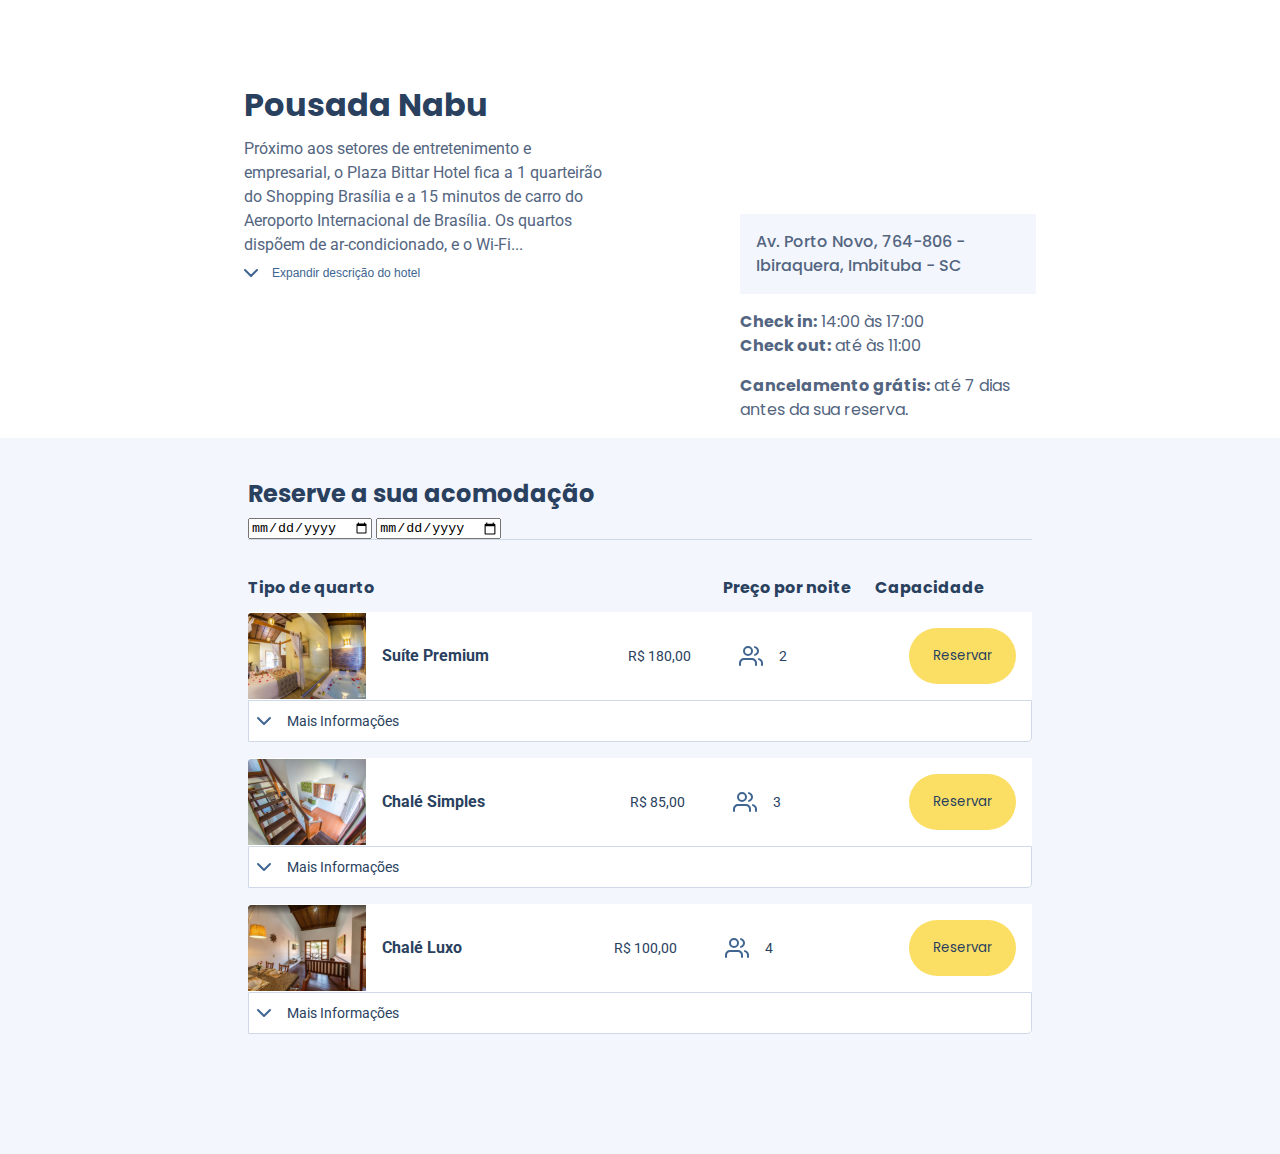
<file: index.html>
<!DOCTYPE html>
<html lang="pt-br">

<head>
    <meta charset="UTF-8">
    <meta http-equiv="X-UA-Compatible" content="IE=edge">
    <meta name="viewport" content="width=device-width, initial-scale=1.0">
    <link rel="stylesheet" href="css/reset.css">
    <link rel="stylesheet" href="css/estilo.css">
    <link rel="stylesheet" href="css/cards.css">
    <title>Pousada</title>
</head>

<body>
    <header class="pousada-container container">
        <section>
            <h1 class="pousada-titulo">Pousada Nabu</h1>
            <p class="pousada-texto">Próximo aos setores de entretenimento e empresarial, o Plaza Bittar Hotel fica
                a 1 quarteirão do Shopping
                Brasília e a 15 minutos de carro do Aeroporto Internacional de Brasília. Os quartos dispõem de
                ar-condicionado, e o Wi-Fi...</p>
            <div class="pousada-expandir">
                <img class="pousada-expandir_seta" src="imagens/Vector.svg" alt="#">
                <button class="pousada-botao_expandir" onclick="expandirDescricao()">Expandir descrição do
                    hotel</button>
            </div>
            <div class="comodidade-conteiner">
                <h2 class="comodidade-titulo">Comodidades do hotel</h2>
                <div class="comodidade">
                    <div class="comodidades-lista">
                        <img class="comodidade-img" src="imagens/wifi.svg" alt="#">
                        <p class="pousada-texto">Wi-Fi gratuíto</p>
                    </div>
                    <div class="comodidades-lista">
                        <img class="comodidade-img" src="imagens/coffee.svg" alt="#">
                        <p class="pousada-texto">Restaurante</p>
                    </div>
                    <div class="comodidades-lista">
                        <img class="comodidade-img" src="imagens/relogio.svg" alt="#">
                        <p class="pousada-texto">Recepção 24h</p>
                    </div>
                    <div class="comodidades-lista">
                        <img class="comodidade-img" src="imagens/toalha.svg" alt="#">
                        <p class="pousada-texto">Toalha de banho</p>
                    </div>
                    <div class="comodidades-lista">
                        <img class="comodidade-img" src="imagens/agua.svg" alt="#">
                        <p class="pousada-texto">Piscina</p>
                    </div>
                </div>
            </div>
        </section>

        <section class="mapa">
            <div>
                <iframe
                    src="https://www.google.com/maps/embed?pb=!1m18!1m12!1m3!1d3656.4483278365396!2d-46.63466568562861!3d-23.588249068469487!2m3!1f0!2f0!3f0!3m2!1i1024!2i768!4f13.1!3m3!1m2!1s0x94ce5a2b2ed7f3a1%3A0xab35da2f5ca62674!2sCaelum!5e0!3m2!1spt-BR!2sbr!4v1568814489656!5m2!1spt-BR!2sbr"
                    width="296px" height="130px" frameborder="0" style="border:0;" allowfullscreen=""></iframe>
            </div>
            <address class="mapa-endereco">
                Av. Porto Novo, 764-806 - Ibiraquera, Imbituba - SC
            </address>
            <div class="mapa-p">
                <p class="mapa-texto"><strong>Check in:</strong> 14:00 às 17:00 </p>
                <p class="mapa-texto"><strong>Check out:</strong> até às 11:00 </p>
                <p class="mapa-texto cancelamento"><strong>Cancelamento grátis:</strong> até 7 dias antes da sua
                    reserva.
                </p>
            </div>
        </section>
    </header>

    <section class="reserva">
        <div class="reserva-container">
            <h2 class="reserva-titulo">Reserve a sua acomodação</h2>
        </div>
        <div>
            <input type="date" name="" class="calendario-entrada" >
            <input type="date" name="" class="calendario-saida" >
        </div>
        <!-- <div class="reserva-data">
            <input type="date" id="calendario">
            <div class="reseva-chek">
                <p class="reserva-data_entrada">Dom, 17 Nov</p>
                <img class="reserva-seta seta" src="imagens/Vector.svg" alt="#">
            </div>
            <div class="reseva-chek">
                <p class="reserva-data_entrada saida">Ter, 19 Nov</p>
                <img class="reserva-seta" src="imagens/Vector.svg" alt="#">
            </div>
            <img class="reserva-calendario" src="imagens/calendario.svg" alt="#">
        </div> -->
        <div class="reserva-classificacao">
            <p class="reserva-tipo">Tipo de quarto</p>
            <div class="reserva-tabela">
                <p class="reserva-noite">Preço por noite</p>
                <p class="reserva-texto">Capacidade</p>
            </div>
        </div>
        <div class="reserva-quartos">
            <div class="reserva-item">
                <img src="imagens/suite-premio.svg" alt="#">
                <h2 class="reserva-quartos_titulo">Suíte Premium</h2>
            </div>
            <div class="reserva-valores">
                <p class="reserva-preco">R$ 180,00</p>
                <img class="reserva-users" src="imagens/users.svg" alt="#">
                <p>2</p>
            </div>

            <div class="reserva-botao" onclick="reserva()">
                <button>Reservar</button>
            </div>

            <div class="reserva-informacoes ver-mais" onclick="verMais()">
                <img class="reserva-informacoes_img" src="imagens/Vector.svg" alt="#">
                <p class="reserva-informacoes_texto">Mais Informações</p>
            </div>
            <section class="sobre-quarto">
                <h2 class="sobre-titulo">Sobre o quarto</h2>
                <p class="sobre-texto">Espaço para famílias e grupos de amigos que buscam descanso, descontração e
                    atratividades. Chalés totalmente equipados que acomodam até 6 pessoas.</p>
                <h2 class="sobre-titulo">Acomodações</h2>
                <p class="sobre-texto">02 dormitórios (01 cama de casal e 02 beliches)</p>
                <h2 class="sobre-titulo">Comodidades</h2>
                <div class="sobre-comodidades_lista">
                    <div class="sobre-comodidades">
                        <img src="imagens/fe-check-circle.svg" alt="#">
                        <p>Máquina de café</p>
                    </div>
                    <div class="sobre-comodidades">
                        <img src="imagens/fe-check-circle.svg" alt="#">
                        <p>Televisão 40 polegadas</p>
                    </div>
                    <div class="sobre-comodidades">
                        <img src="imagens/fe-check-circle.svg" alt="#">
                        <p>Secador de cabelo</p>
                    </div>
                    <div class="sobre-comodidades">
                        <img src="imagens/fe-check-circle.svg" alt="#">
                        <p>Toalhas de banho e rosto</p>
                    </div>
                    <div class="sobre-comodidades">
                        <img src="imagens/fe-check-circle.svg" alt="#">
                        <p>Toalhas de banho e rosto</p>
                    </div>
                    <div class="sobre-comodidades">
                        <img src="imagens/fe-check-circle.svg" alt="#">
                        <p>Secador de cabelo</p>
                    </div>
                </div>
            </section>
        </div>
        <div class="reserva-quartos chale">
            <div class="reserva-item">
                <img src="imagens/chale.svg" alt="#">
                <h2 class="reserva-quartos_titulo">Chalé Simples</h2>
            </div>
            <div class="reserva-valores">
                <p class="reserva-preco">R$ 85,00</p>
                <img class="reserva-users" src="imagens/users.svg" alt="#">
                <p>3</p>
            </div>
            <div class="reserva-botao">
                <button>Reservar</button>
            </div>
            <div class="reserva-informacoes ver-mais" onclick="verMais()">
                <img class="reserva-informacoes_img" src="imagens/Vector.svg" alt="#">
                <p class="reserva-informacoes_texto">Mais Informações</p>
            </div>
            <section class="sobre-quarto">
                <h2 class="sobre-titulo">Sobre o quarto</h2>
                <p class="sobre-texto">Espaço para famílias e grupos de amigos que buscam descanso, descontração e
                    atratividades. Chalés totalmente equipados que acomodam até 6 pessoas.</p>
                <h2 class="sobre-titulo">Acomodações</h2>
                <p class="sobre-texto">02 dormitórios (01 cama de casal e 02 beliches)</p>
                <h2 class="sobre-titulo">Comodidades</h2>
                <div class="sobre-comodidades_lista">
                    <div class="sobre-comodidades">
                        <img src="imagens/fe-check-circle.svg" alt="#">
                        <p>Máquina de café</p>
                    </div>
                    <div class="sobre-comodidades">
                        <img src="imagens/fe-check-circle.svg" alt="#">
                        <p>Televisão 40 polegadas</p>
                    </div>
                    <div class="sobre-comodidades">
                        <img src="imagens/fe-check-circle.svg" alt="#">
                        <p>Secador de cabelo</p>
                    </div>
                    <div class="sobre-comodidades">
                        <img src="imagens/fe-check-circle.svg" alt="#">
                        <p>Toalhas de banho e rosto</p>
                    </div>
                    <div class="sobre-comodidades">
                        <img src="imagens/fe-check-circle.svg" alt="#">
                        <p>Toalhas de banho e rosto</p>
                    </div>
                    <div class="sobre-comodidades">
                        <img src="imagens/fe-check-circle.svg" alt="#">
                        <p>Secador de cabelo</p>
                    </div>
                </div>
            </section>
        </div>
        <div class="reserva-quartos luxo">
            <div class="reserva-item">
                <img src="imagens/chale-luxo.svg" alt="#">
                <h2 class="reserva-quartos_titulo">Chalé Luxo</h2>
            </div>
            <div class="reserva-valores">
                <p class="reserva-preco">R$ 100,00</p>
                <img class="reserva-users" src="imagens/users.svg" alt="#">
                <p>4</p>
            </div>
            <div class="reserva-botao">
                <button>Reservar</button>
            </div>
            <div class="reserva-informacoes ver-mais_luxo">
                <img class="reserva-informacoes_img" src="imagens/Vector.svg" alt="#">
                <p class="reserva-informacoes_texto">Mais Informações</p>
            </div>
            <section class="sobre-quarto">
                <h2 class="sobre-titulo">Sobre o quarto</h2>
                <p class="sobre-texto">Espaço para famílias e grupos de amigos que buscam descanso, descontração e
                    atratividades. Chalés totalmente equipados que acomodam até 6 pessoas.</p>
                <h2 class="sobre-titulo">Acomodações</h2>
                <p class="sobre-texto">02 dormitórios (01 cama de casal e 02 beliches)</p>
                <h2 class="sobre-titulo">Comodidades</h2>
                <div class="sobre-comodidades_lista">
                    <div class="sobre-comodidades">
                        <img src="imagens/fe-check-circle.svg" alt="#">
                        <p>Máquina de café</p>
                    </div>
                    <div class="sobre-comodidades">
                        <img src="imagens/fe-check-circle.svg" alt="#">
                        <p>Televisão 40 polegadas</p>
                    </div>
                    <div class="sobre-comodidades">
                        <img src="imagens/fe-check-circle.svg" alt="#">
                        <p>Secador de cabelo</p>
                    </div>
                    <div class="sobre-comodidades">
                        <img src="imagens/fe-check-circle.svg" alt="#">
                        <p>Toalhas de banho e rosto</p>
                    </div>
                    <div class="sobre-comodidades">
                        <img src="imagens/fe-check-circle.svg" alt="#">
                        <p>Toalhas de banho e rosto</p>
                    </div>
                    <div class="sobre-comodidades">
                        <img src="imagens/fe-check-circle.svg" alt="#">
                        <p>Secador de cabelo</p>
                    </div>
                </div>
            </section>
        </div>
    </section>

    <script src="js/script.js"></script>
    <script src="js/Calendario.js"></script>
    <script src="js/requisicao.js"></script>
</body>

</html>
</file>
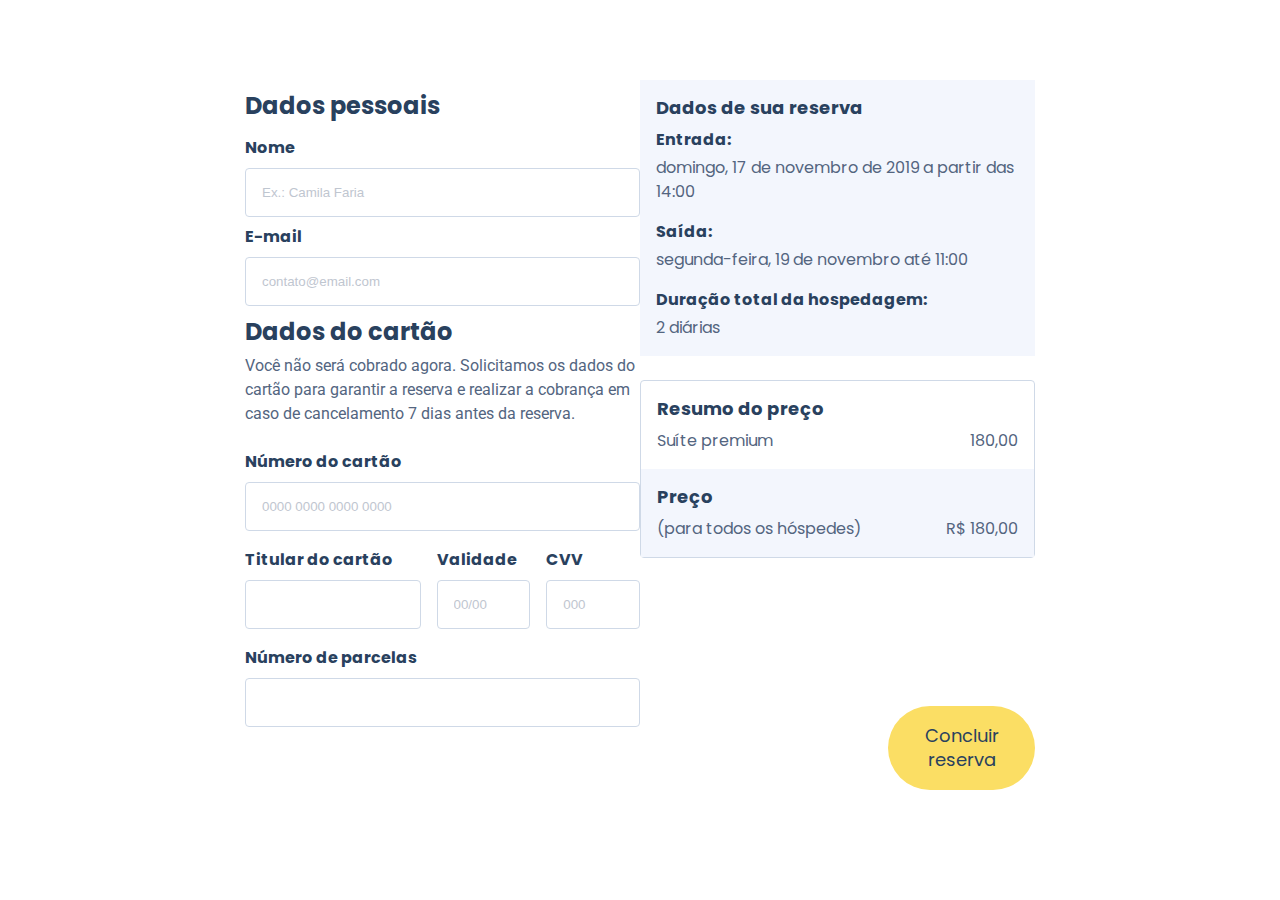
<file: index2.html>
<!DOCTYPE html>
<html lang="pt-br">

<head>
    <meta charset="UTF-8">
    <meta http-equiv="X-UA-Compatible" content="IE=edge">
    <meta name="viewport" content="width=device-width, initial-scale=1.0">
    <link rel="stylesheet" href="css/reset.css">
    <link rel="stylesheet" href="css/formulario.css">
    <link rel="stylesheet" href="">
    <title>Dados Pessoais</title>
</head>

<body>

    <section class="pagina-formulario">
        <form class="formulario" action="#">
            <h1 class="formulario-titulo">Dados pessoais</h1>
            <div class="formulario-dados_pessosais">
                <label for="nome">Nome</label>
                <input type="text" name="nome" id="nome" placeholder="Ex.: Camila Faria">
            </div>
            <div class="formulario-dados_pessosais">
                <label for="email">E-mail</label>
                <input type="email" name="email" id="email" placeholder="contato@email.com">
            </div>
            <div class="formulario-dados_cartao">
                <h2 class="formulario-titulo">Dados do cartão</h2>
                <p class="formulario-dados_cartao_texto">Você não será cobrado agora. Solicitamos os dados do cartão
                    para garantir a reserva e realizar a cobrança em caso de cancelamento 7 dias antes da reserva.</p>
                <div class="formulario-cartao">
                    <label for="numero">Número do cartão</label>
                    <input type="number" name="numero" id="numero" placeholder="0000 0000 0000 0000">
                </div>
                <div class="formulario-cartao_dados">
                    <div class="formulario-cartao_titular">
                        <label for="nome-titular">
                            <p>Titular do cartão</p>
                        </label>
                        <input type="text" name="nome-titular" id="nometitular">
                    </div>
                    <div class="formulario-cartao_validade">
                        <label for="validade">
                            <p>Validade</p>
                        </label>
                        <input type="number" name="validade" id="validade" placeholder="00/00">
                    </div>
                    <div class="formulario-cartao_cvv">
                        <label for="cvv">
                            <p>CVV</p>
                        </label>
                        <input type="number" name="numero" id="numero" placeholder="000" maxlength="4"
                            autocomplete="off">
                    </div>
                </div>
                <div class="formulario-cartao_parcelas">
                    <label for="parcelas">
                        <p>Número de parcelas</p>
                    </label>
                    <input type="number" name="parcelas" id="parcelas">
                </div>
            </div>
        </form>
        <section class="dados-reserva formulario">
            <div class="reserva-conteiner reserva-conteiner_item">
                <h2 class="reserva-titulo">Dados de sua reserva</h2>
                <h3 class="reserva-subtitulo">Entrada:</h3>
                <p class="reserva-texto entrada">domingo, 17 de novembro de 2019 a partir das 14:00</p>
                <h3 class="reserva-subtitulo saida">Saída:</h3>
                <p class="reserva-texto">segunda-feira, 19 de novembro até 11:00</p>
                <h3 class="reserva-subtitulo">Duração total da hospedagem:</h3>
                <p class="reserva-texto">2 diárias</p>
            </div>
            <div class="reserva-resumo">
                <div class="reserva-conteiner">
                    <h2 class="reserva-titulo">Resumo do preço</h2>
                    <div class="reserva-conteiner_reserva">
                        <p class="reserva-texto">Suíte premium</p>
                        <p class="reserva-texto">180,00</p>
                    </div>
                </div>
                <div class="reserva-conteiner reserva-conteiner_item reserva-preco">
                    <h2 class="reserva-titulo">Preço</h2>
                    <div class="reserva-conteiner_reserva">
                        <p class="reserva-texto">(para todos os hóspedes)</p>
                        <p class="reserva-texto">R$ 180,00</p>
                    </div>
                </div>
            </div>
            <div class="formulario-botao">
                <button>Concluir reserva</button>
            </div>
        </section>
    </section>
    <script src="js/Calendario.js"></script>

</body>

</html>
</file>
<file: css/estilo.css>
@import url('https://fonts.googleapis.com/css2?family=Poppins:wght@100;400;700&family=Roboto:wght@100;400;700&display=swap');

body{
    font-family: 'Roboto';
}

.container{
    padding: 0 244px;
    display: flex;
}

.pousada-titulo{
    font-family: 'Poppins';
    font-weight: 700;
    padding-top: 81px;
    font-size: 32px;
    line-height: 48px;
    color: #29415E;
}

.pousada-texto{
    font-weight: 400;
    font-size: 16px;
    line-height: 24px;
    color: #536580;
    padding: 8px 0;
}

.pousada-expandir{
    display: flex;
    align-items: center;
}

.pousada-expandir_seta{
    padding-right: 8px;
    font-size: 12px;
    align-items: center;
    justify-content: center;
}

.pousada-botao_expandir{
    font-weight: 400;
    color: #406591;
    font-size: 12px;
    text-decoration: none;
    border: none;
    background-color: #fff;
}

.comodidade-conteiner{
    display: none;
}

.comodidade{
    display: flex;
    flex-wrap: wrap;
}

.comodidade-titulo{
    font-family: 'Poppins';
    font-weight: 700;
    font-size: 16px;
    line-height: 24px;
    padding: 35px 0 16px 0;
    color: #29415E;
}

.comodidades-lista{
    font-weight: 400;
    display: flex;
    padding-right: 20px;
}

.comodidade-img{
    padding-right: 13px;
}

.mapa{
    padding-top: 81px;
    padding-left: 121px;
}

.mapa-endereco{
    font-family: 'Poppins';
    font-weight: 500;
    font-size: 16px;
    line-height: 24px;
    padding: 16px;
    background-color: #F3F6FD;
    color: #536580;
}

.mapa-p{
    padding: 16px 0;
}

.mapa-texto{
    font-family: 'Poppins';
    font-weight: 400;
    font-size: 16px;
    line-height: 24px;
    color: #536580;
}


.cancelamento{
    padding-top: 16px;
}

.reserva{
    padding: 0 248px 120px 248px;
    background-color: #F3F6FD;
}

.reserva-titulo{
    font-family: 'Poppins';
    font-weight: 700;
    color: #29415E;
    font-size: 24px;
    line-height: 32px;
    padding-top: 40px;
    padding-bottom: 8px;
}

/* #calendario{
    display: none;
}

#calendario.mostrar-calendario{
    display: initial;
} */

.reserva-data{
    background-color: #fff;
    display: flex;
    width: 44%;
    border: 1px solid #CFD9E7;
    border-radius: 4px;
    margin-bottom: 40px;
}

.reseva-chek{
    display: flex;
    
    align-items: center;
}

.reserva-data_entrada{
    color: #536580;
    font-weight: 400;
    padding-left: 16px;
}

.seta{
    border-right: 1px solid #CFD9E7;
    padding-top: 16px;
    padding-bottom: 16px;
}

.reserva-seta{
    padding-left: 56px;
    padding-right: 24px;
    
}

.reserva-calendario{
    padding: 16px;
    border-left: 1px solid #CFD9E7;
}

.reserva-classificacao{
    border-top: 1px solid #CFD9E7;
    padding-top: 40px;
    color: #29415E;
    display: flex;
    padding-bottom: 16px;
    font-family: 'Poppins';
    font-weight: 700;
}

.reserva-tipo{
    padding-right: 348px;
}

.reserva-noite{
    padding-right: 24px;
}

.sobre-quarto{
    display: none;
}

.sobre-quarto_chale{
    display: none;
}

.sobre-quarto_luxo{
    display: none;
}

.sobre-titulo{
    font-family: 'Poppins';
    font-weight: 700;
    font-size: 16px;
    line-height: 24px;
    color: 
    #29415E;
    padding-top: 16px;
    padding-bottom: 6px;
}

.sobre-texto{ 
    font-size: 16px;
    line-height: 24px;
    color: #536580;
}

.sobre-comodidades_lista{
    color: #536580;
    font-size: 16px;
    line-height: 24px;
    flex-wrap: wrap;
    display: flex;
}

.sobre-comodidades{
    padding: 16px 16px 16px 0;
    display: flex;
}

.sobre-comodidades img{
    padding-right: 8px;
}
</file>
<file: css/cards.css>
.reserva-quartos{
    justify-content: space-between;
    flex-wrap: wrap;
    display: flex;
    background-color: #fff;
    align-items: center;
    border-radius: 4px 0 0 0 ;
}

.reserva-informacoes{
    width: 100%;
    display: flex;
}

.reserva-quartos_titulo{
    font-weight: 700;
    font-size: 16px;
    line-height: 24px;
    padding: 32px 16px 32px 16px;
    color: #29415E;
}

.reserva-tabela{
    display: flex;
}

.reserva-valores{
    display: flex;
    align-items: center;
}

.reserva-preco{
    font-size: 16px;
    line-height: 24px;
    padding: 32px 0;
    color: #29415E;
}

.reserva-users{
    padding-left: 48px;
    padding-right: 16px;
}

.reserva-quartos p{
    font-size: 14px;
    line-height: 24px;
    color: #29415E;
}

.reserva-botao{
    padding-right: 16px;
}

.reserva-botao button{
    font-family: 'Poppins';
    background-color: #FBDE64;
    padding: 16px 24px;
    border-radius: 100px;
    border: none;   
    color: #29415E;
    line-height: 24px;
}

.reserva-informacoes{
    background-color: #fff
}

.reserva-informacoes{
    padding: 8px;
    border: 1px solid #CFD9E7;
    border-radius: 0 0 4px 0;
}

.reserva-informacoes_texto{
    padding-left: 16px;
    color: #536580;
    font-size: 14px;
    line-height: 24px;
}
.sobre-quarto.mostrar-quartos{
    display: initial;    
}


.reserva-item{
    display: flex;
}

.chale{
    margin-top: 16px;
}

.luxo{
    margin-top: 16px;
}
</file>
<file: css/formulario.css>
@import url('https://fonts.googleapis.com/css2?family=Poppins:wght@100;400;700&family=Roboto:wght@100;400;700&display=swap');

body{
    font-family: 'Roboto';
}

.pagina-formulario{
    justify-content: space-between;
    display: flex;
    padding: 80px 245px 0 245px;
}

.formulario{
    max-width: 50%;
}

.formulario-titulo{
    font-family: 'Poppins';
    padding: 8px 0 4px 0;
    line-height: 36px;
    font-size: 24px;
    font-weight: 700;
    color: #29415E;
}

.formulario-dados_pessosais{
    display: flex;
    flex-direction: column;
}

form label{
    color: #29415E;
    font-family: 'Poppins';
    font-weight: 700;
    font-size: 16px;
    line-height: 24px;
    padding: 8px 0;
}

form input{
    box-sizing: border-box;
    width: 100%;
    padding: 16px;
    border-radius: 4px;
    border: 1px solid #CFD9E7;
}

form ::-webkit-input-placeholder{
    color: #BFC6D0;
}

.formulario-cartao_dados{
    justify-content: space-between;
    gap: 16px;
}

.formulario-cartao{
    display: flex;
    flex-direction: column;
}

.formulario-cartao_titular{
    width: 100%;
}

.formulario-cartao_dados p{
    padding: 16px 0 8px 0;
    line-height: 25px;
}

.formulario-cartao_dados{
    display: flex;
}

.formulario-dados_cartao_texto{
    padding-bottom: 16px;
    color: #536580;
    font-size: 16px;
    line-height: 24px;
}

.formulario-cartao_parcelas p{
    padding: 16px 0 8px 0;
    line-height: 25px;
}

.formulario-botao button{
    padding: 18px 24px;
    font-family: 'Poppins';
    font-size: 18px;
    line-height: 24px;
    color: #29415E;
    border: none;
    text-decoration: none;
    background-color: #FBDE64;
    border-radius: 100px
}

.formulario-botao{
    padding-top: 148px;
    padding-left: 248px;
}

.reserva-conteiner{
    padding: 16px 16px 0 16px; 
}

.reserva-conteiner_item{
    background-color: #F3F6FD;
    margin-bottom: 24px;
}

.reserva-titulo{
    font-family: 'Poppins';
    font-weight: 700;
    font-size: 18px;
    line-height: 24px;
    padding-bottom: 8px;
    color: #29415E;
}

.reserva-subtitulo{
    font-family: 'Poppins';
    font-weight: 700;
    font-size: 16px;
    line-height: 24px;
    color: #29415E;
    padding-bottom: 4px;
}

.reserva-texto{
    font-family: 'Poppins';
    padding-bottom: 16px;
    font-weight: 400;
    font-size: 16px;
    line-height: 24px;
    color: #536580;
}

.reserva-resumo{
    border: 1px solid #CFD9E7;
    border-radius: 4px; 
}

.reserva-conteiner_reserva{
    display: flex;
    justify-content: space-between;
}

.reserva-preco{
    margin: 0;
}
</file>
